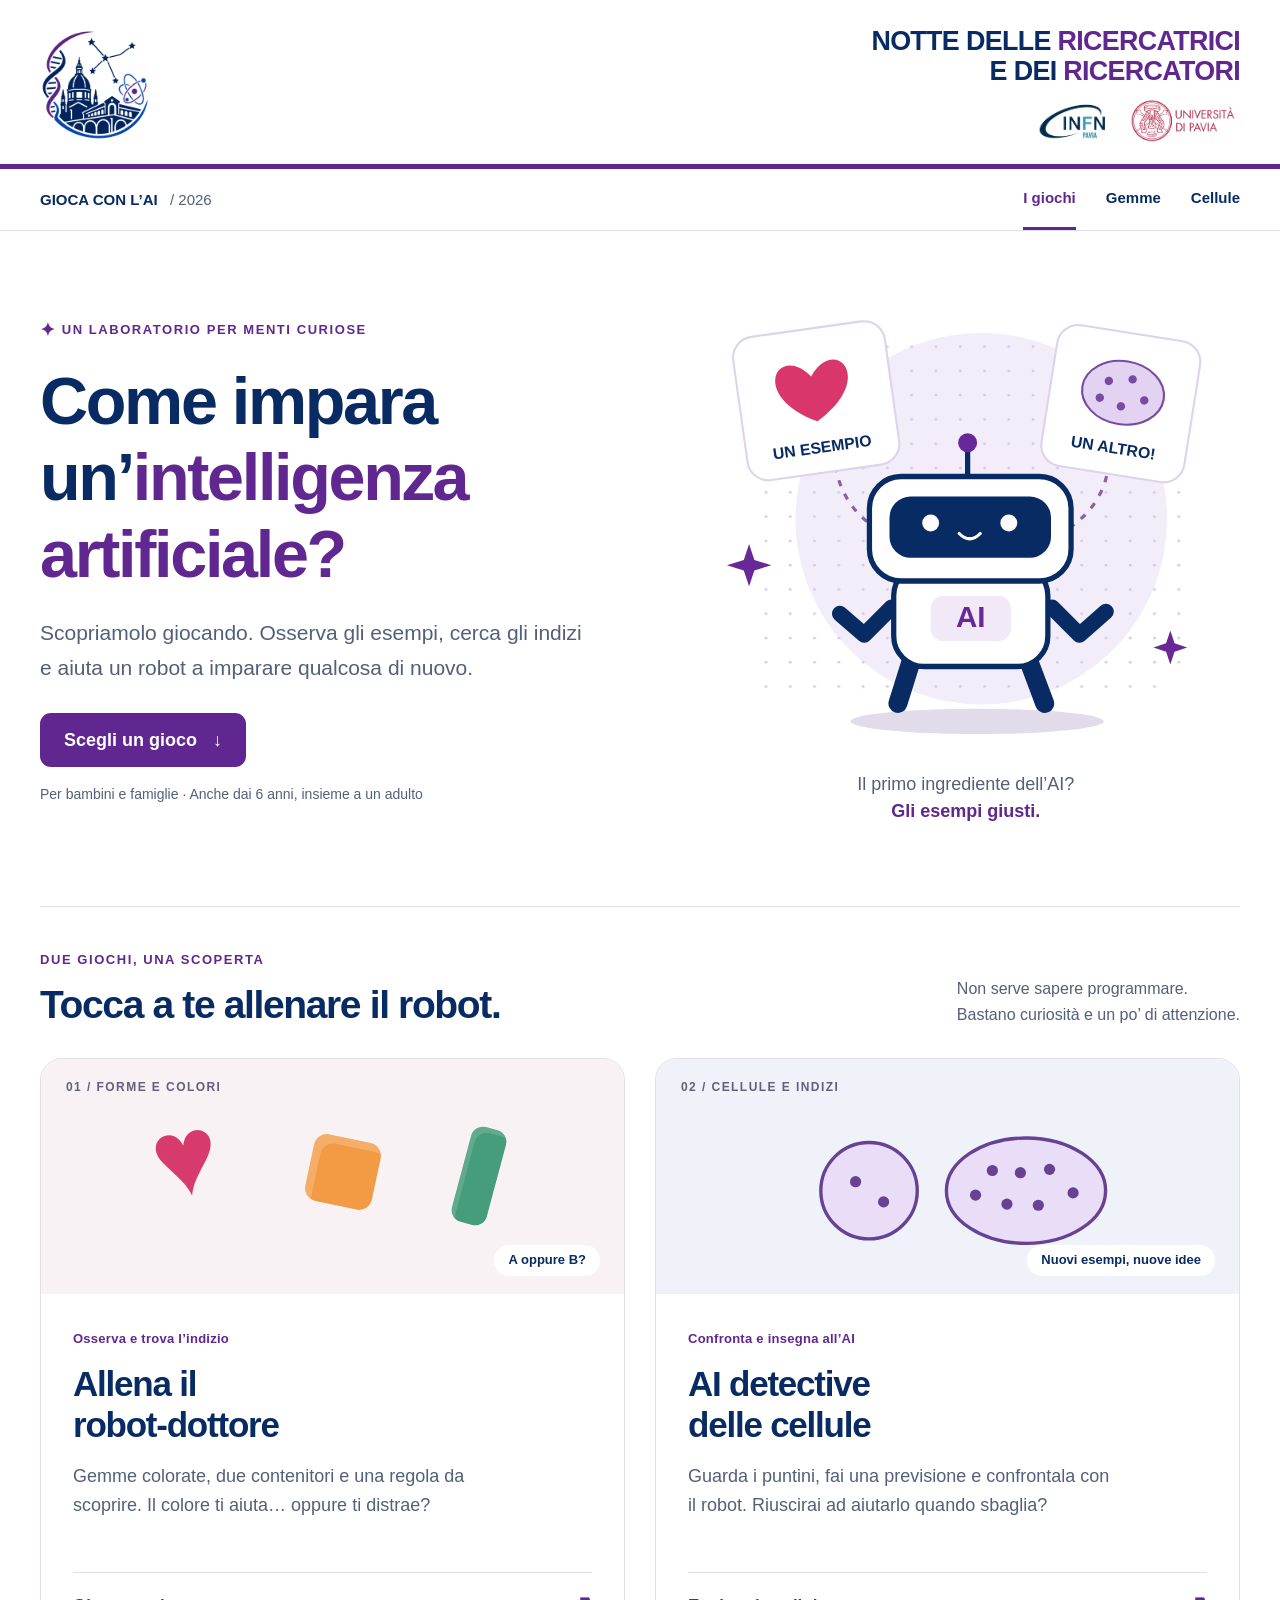
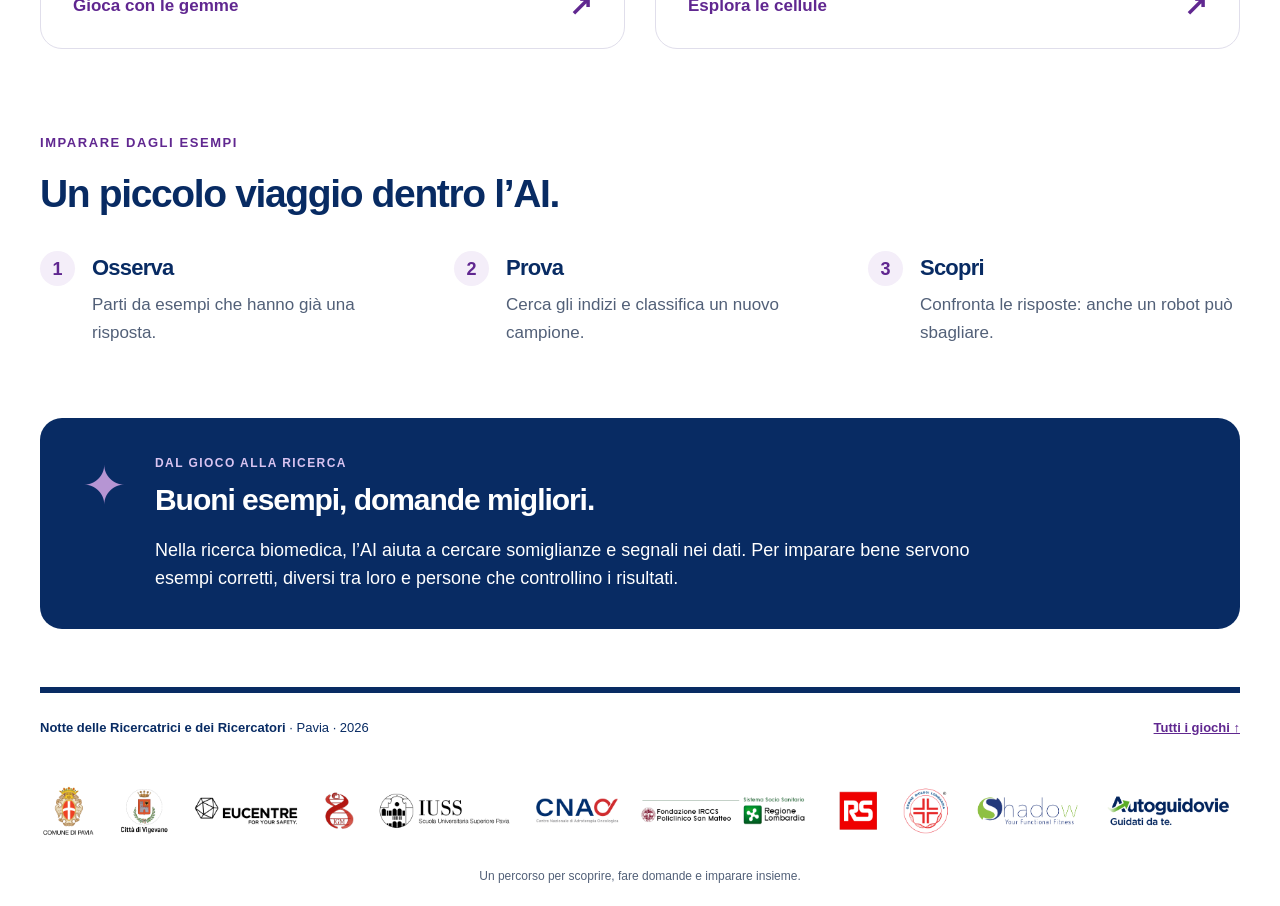
<file: index.html>
<!doctype html>
<html lang="it">
<head>
  <meta charset="utf-8">
  <meta name="viewport" content="width=device-width, initial-scale=1">
  <meta name="description" content="Giochi per bambini e famiglie: scopri come l’intelligenza artificiale impara dagli esempi. Notte delle Ricercatrici e dei Ricercatori.">
  <meta name="theme-color" content="#082b63">
  <title>Gioca con l’AI · Notte delle Ricercatrici e dei Ricercatori</title>
  <link rel="icon" href="assets/favicon.svg" type="image/svg+xml">
  <link rel="stylesheet" href="style.css">
  <script defer src="script.js"></script>
</head>
<body data-page="home" data-base="./">
  <a class="skip-link" href="#contenuto">Vai al contenuto</a>
  <div id="site-header"></div>
  <main id="contenuto" class="site-main">
    <section class="home-hero" aria-labelledby="hero-title">
      <div>
        <p class="eyebrow"><span class="small-star" aria-hidden="true">✦</span> Un laboratorio per menti curiose</p>
        <h1 id="hero-title">Come impara<br>un’<span class="purple-text">intelligenza<br class="desktop-break"> artificiale?</span></h1>
        <p class="hero-copy">Scopriamolo giocando. Osserva gli esempi, cerca gli indizi e aiuta un robot a imparare qualcosa di nuovo.</p>
        <a href="#giochi" class="button primary">Scegli un gioco <span aria-hidden="true">↓</span></a>
        <p class="hero-note">Per bambini e famiglie · Anche dai 6 anni, insieme a un adulto</p>
      </div>
      <div class="hero-art">
        <img src="assets/laboratorio.svg" alt="Un robot osserva una gemma a cuore e una cellula: gli esempi sono il suo punto di partenza." width="520" height="450">
        <p>Il primo ingrediente dell’AI?<br><strong>Gli esempi giusti.</strong></p>
      </div>
    </section>

    <section id="giochi" class="games-section" aria-labelledby="games-title">
      <div class="section-heading"><div><p class="eyebrow">Due giochi, una scoperta</p><h2 id="games-title">Tocca a te allenare il robot.</h2></div><p>Non serve sapere programmare.<br>Bastano curiosità e un po’ di attenzione.</p></div>
      <div class="game-links">
        <a class="game-link gems-link" href="robot-dottore/index.html">
          <div class="game-preview gem-preview" aria-hidden="true"><span class="preview-label">01 / FORME E COLORI</span><span class="preview-heart">♥</span><span class="preview-square"></span><span class="preview-bar"></span><span class="preview-badge">A oppure B?</span></div>
          <div class="game-description"><span class="tag">Osserva e trova l’indizio</span><h3>Allena il<br>robot-dottore</h3><p>Gemme colorate, due contenitori e una regola da scoprire. Il colore ti aiuta… oppure ti distrae?</p><span class="card-action">Gioca con le gemme <span aria-hidden="true">↗</span></span></div>
        </a>
        <a class="game-link cells-link" href="dna-terapia/index.html">
          <div class="game-preview cell-preview" aria-hidden="true"><span class="preview-label">02 / CELLULE E INDIZI</span><svg viewBox="0 0 400 165"><ellipse cx="130" cy="88" rx="43" ry="43" fill="#e9ddf7" stroke="#674194" stroke-width="3"/><circle cx="118" cy="80" r="5" fill="#674194"/><circle cx="143" cy="98" r="5" fill="#674194"/><ellipse cx="270" cy="88" rx="71" ry="47" fill="#e9ddf7" stroke="#674194" stroke-width="3"/><g fill="#674194"><circle cx="240" cy="70" r="5"/><circle cx="265" cy="72" r="5"/><circle cx="291" cy="69" r="5"/><circle cx="225" cy="92" r="5"/><circle cx="253" cy="100" r="5"/><circle cx="281" cy="101" r="5"/><circle cx="312" cy="90" r="5"/></g></svg><span class="preview-badge">Nuovi esempi, nuove idee</span></div>
          <div class="game-description"><span class="tag">Confronta e insegna all’AI</span><h3>AI detective<br>delle cellule</h3><p>Guarda i puntini, fai una previsione e confrontala con il robot. Riuscirai ad aiutarlo quando sbaglia?</p><span class="card-action">Esplora le cellule <span aria-hidden="true">↗</span></span></div>
        </a>
      </div>
    </section>

    <section class="learning-section" aria-labelledby="learning-title">
      <p class="eyebrow">Imparare dagli esempi</p><h2 id="learning-title">Un piccolo viaggio dentro l’AI.</h2>
      <ol class="learning-steps"><li><span>1</span><h3>Osserva</h3><p>Parti da esempi che hanno già una risposta.</p></li><li><span>2</span><h3>Prova</h3><p>Cerca gli indizi e classifica un nuovo campione.</p></li><li><span>3</span><h3>Scopri</h3><p>Confronta le risposte: anche un robot può sbagliare.</p></li></ol>
    </section>
    <aside class="science-box"><span class="science-symbol" aria-hidden="true">✦</span><div><p class="eyebrow">Dal gioco alla ricerca</p><h2>Buoni esempi, domande migliori.</h2><p>Nella ricerca biomedica, l’AI aiuta a cercare somiglianze e segnali nei dati. Per imparare bene servono esempi corretti, diversi tra loro e persone che controllino i risultati.</p></div></aside>
    <noscript><p class="notice">Per usare i giochi, attiva JavaScript nel browser.</p></noscript>
  </main>
  <div id="site-footer"></div>
</body>
</html>
</file>
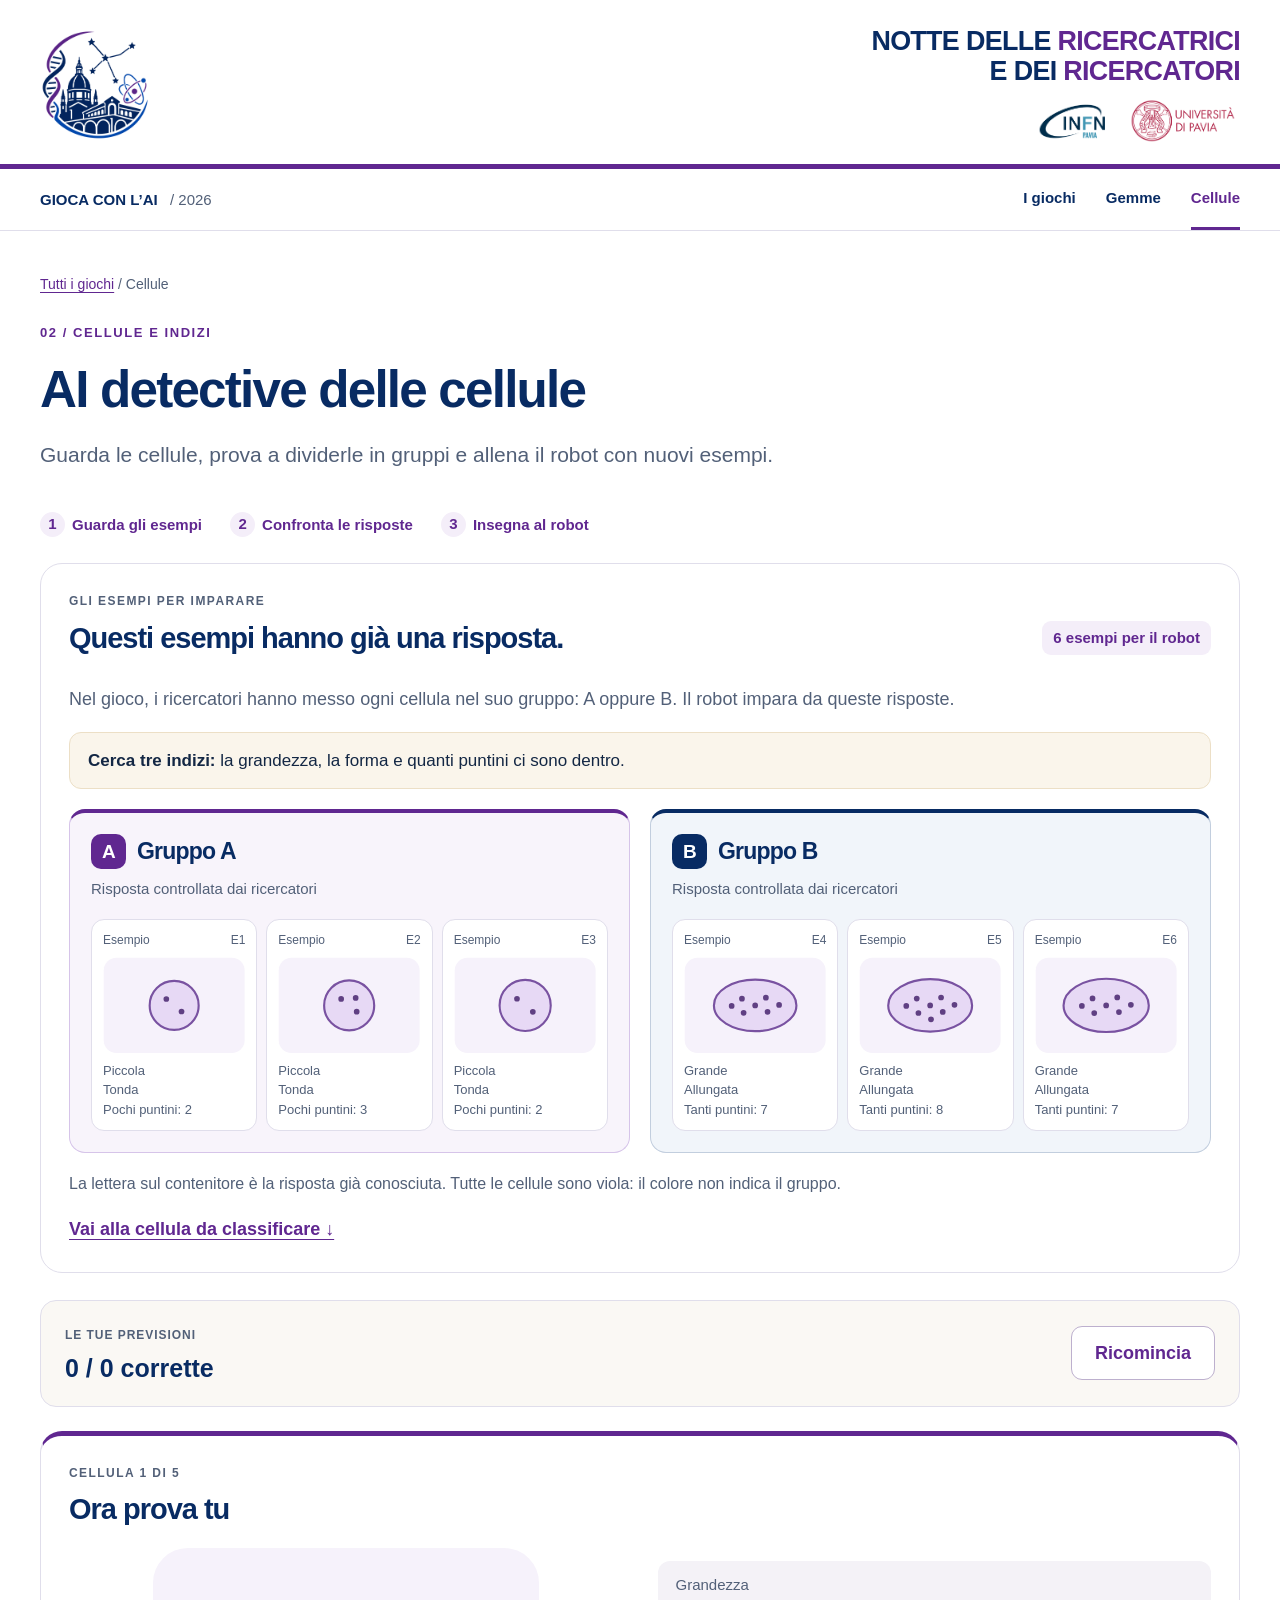
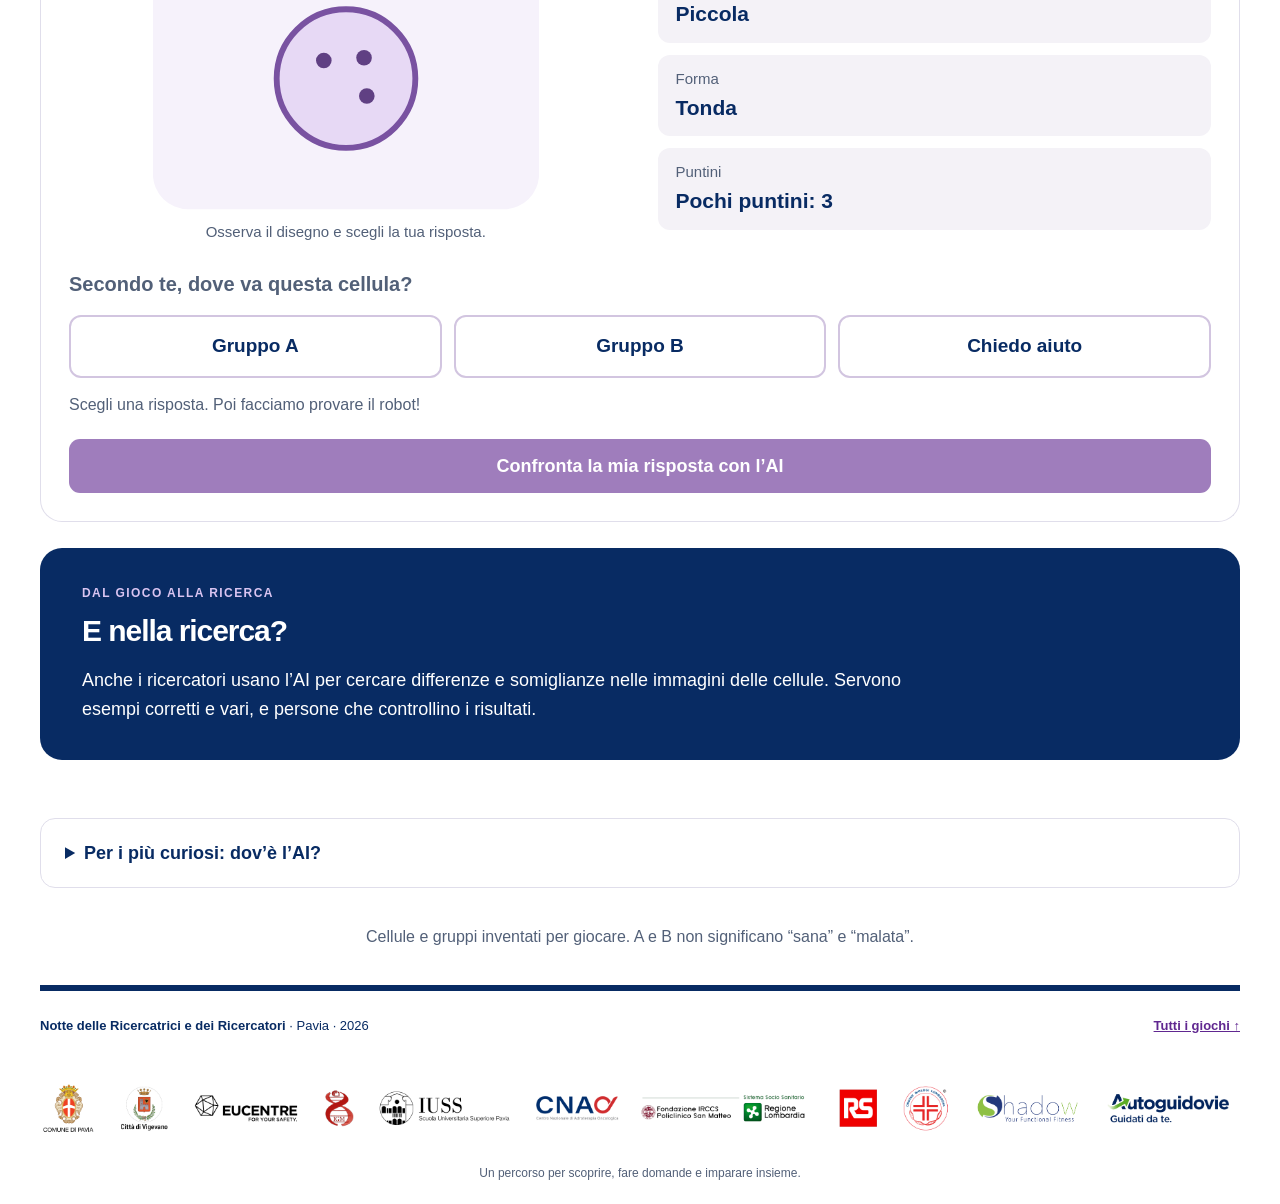
<file: dna-terapia/index.html>
<!doctype html>
<html lang="it">
<head>
  <meta charset="utf-8"><meta name="viewport" content="width=device-width, initial-scale=1"><meta name="theme-color" content="#082b63">
  <meta name="description" content="Osserva le cellule, confronta la tua risposta con il robot e insegnagli con nuovi esempi. Un vero piccolo algoritmo nel browser.">
  <title>AI detective delle cellule · Gioca con l’AI</title>
  <link rel="icon" href="../assets/favicon.svg" type="image/svg+xml"><link rel="stylesheet" href="../style.css">
  <script defer src="../script.js"></script><script defer src="../assets/games.js"></script><script defer src="../assets/game-ui.js"></script><script defer src="game.js"></script>
</head>
<body data-page="cellule" data-base="../">
  <a class="skip-link" href="#game">Vai alla cellula da classificare</a><div id="site-header"></div>
  <main id="contenuto" class="site-main">
    <header class="game-hero"><p class="breadcrumbs"><a href="../index.html">Tutti i giochi</a> <span aria-hidden="true">/</span> Cellule</p><p class="eyebrow">02 / Cellule e indizi</p><h1>AI detective delle cellule</h1><p>Guarda le cellule, prova a dividerle in gruppi e allena il robot con nuovi esempi.</p></header>
    <ol class="step-strip"><li><span>1</span>Guarda gli esempi</li><li><span>2</span>Confronta le risposte</li><li><span>3</span>Insegna al robot</li></ol>
    <section class="panel" aria-labelledby="training-title"><p class="section-number">Gli esempi per imparare</p><div class="section-heading"><h2 id="training-title">Questi esempi hanno già una risposta.</h2><span class="badge" id="training-count">6 esempi per il robot</span></div><p>Nel gioco, i ricercatori hanno messo ogni cellula nel suo gruppo: A oppure B. Il robot impara da queste risposte.</p><div class="features-note"><strong>Cerca tre indizi:</strong> la grandezza, la forma e quanti puntini ci sono dentro.</div><div id="training-groups" class="two-columns"></div><p class="small-note" style="margin-top:18px">La lettera sul contenitore è la risposta già conosciuta. Tutte le cellule sono viola: il colore non indica il gruppo.</p><a class="text-link" href="#game">Vai alla cellula da classificare ↓</a></section>
    <div class="score-toolbar"><div><span class="score-small">Le tue previsioni</span><strong class="score-number" id="cell-score" role="status" aria-live="polite">0 / 0 corrette</strong></div><button id="restart" class="button secondary" type="button">Ricomincia</button></div>
    <section id="game" class="panel game-panel" aria-label="Cellula da classificare"></section>
    <aside class="science-box"><div><p class="eyebrow">Dal gioco alla ricerca</p><h2>E nella ricerca?</h2><p>Anche i ricercatori usano l’AI per cercare differenze e somiglianze nelle immagini delle cellule. Servono esempi corretti e vari, e persone che controllino i risultati.</p></div></aside>
    <details class="curiosity"><summary>Per i più curiosi: dov’è l’AI?</summary><p>Il robot usa davvero un piccolo algoritmo di machine learning: confronta grandezza, forma e puntini con gli esempi etichettati. I tre esempi più vicini votano per un gruppo.</p><p>Aggiungendo esempi cambiano i confronti e può cambiare la previsione. Qui il programma conosce già le caratteristiche dei disegni: non le estrae dai pixel come farebbe un sistema di analisi delle immagini.</p><p>Tre voti uguali non garantiscono una risposta giusta. E aggiungere esempi non migliora sempre un modello: conta anche quali esempi scegliamo.</p></details>
    <p class="small-note" style="text-align:center;margin-bottom:35px">Cellule e gruppi inventati per giocare. A e B non significano “sana” e “malata”.</p>
    <noscript><p class="notice">Attiva JavaScript nel browser per vedere le cellule e giocare.</p></noscript>
  </main><div id="site-footer"></div>
</body>
</html>
</file>
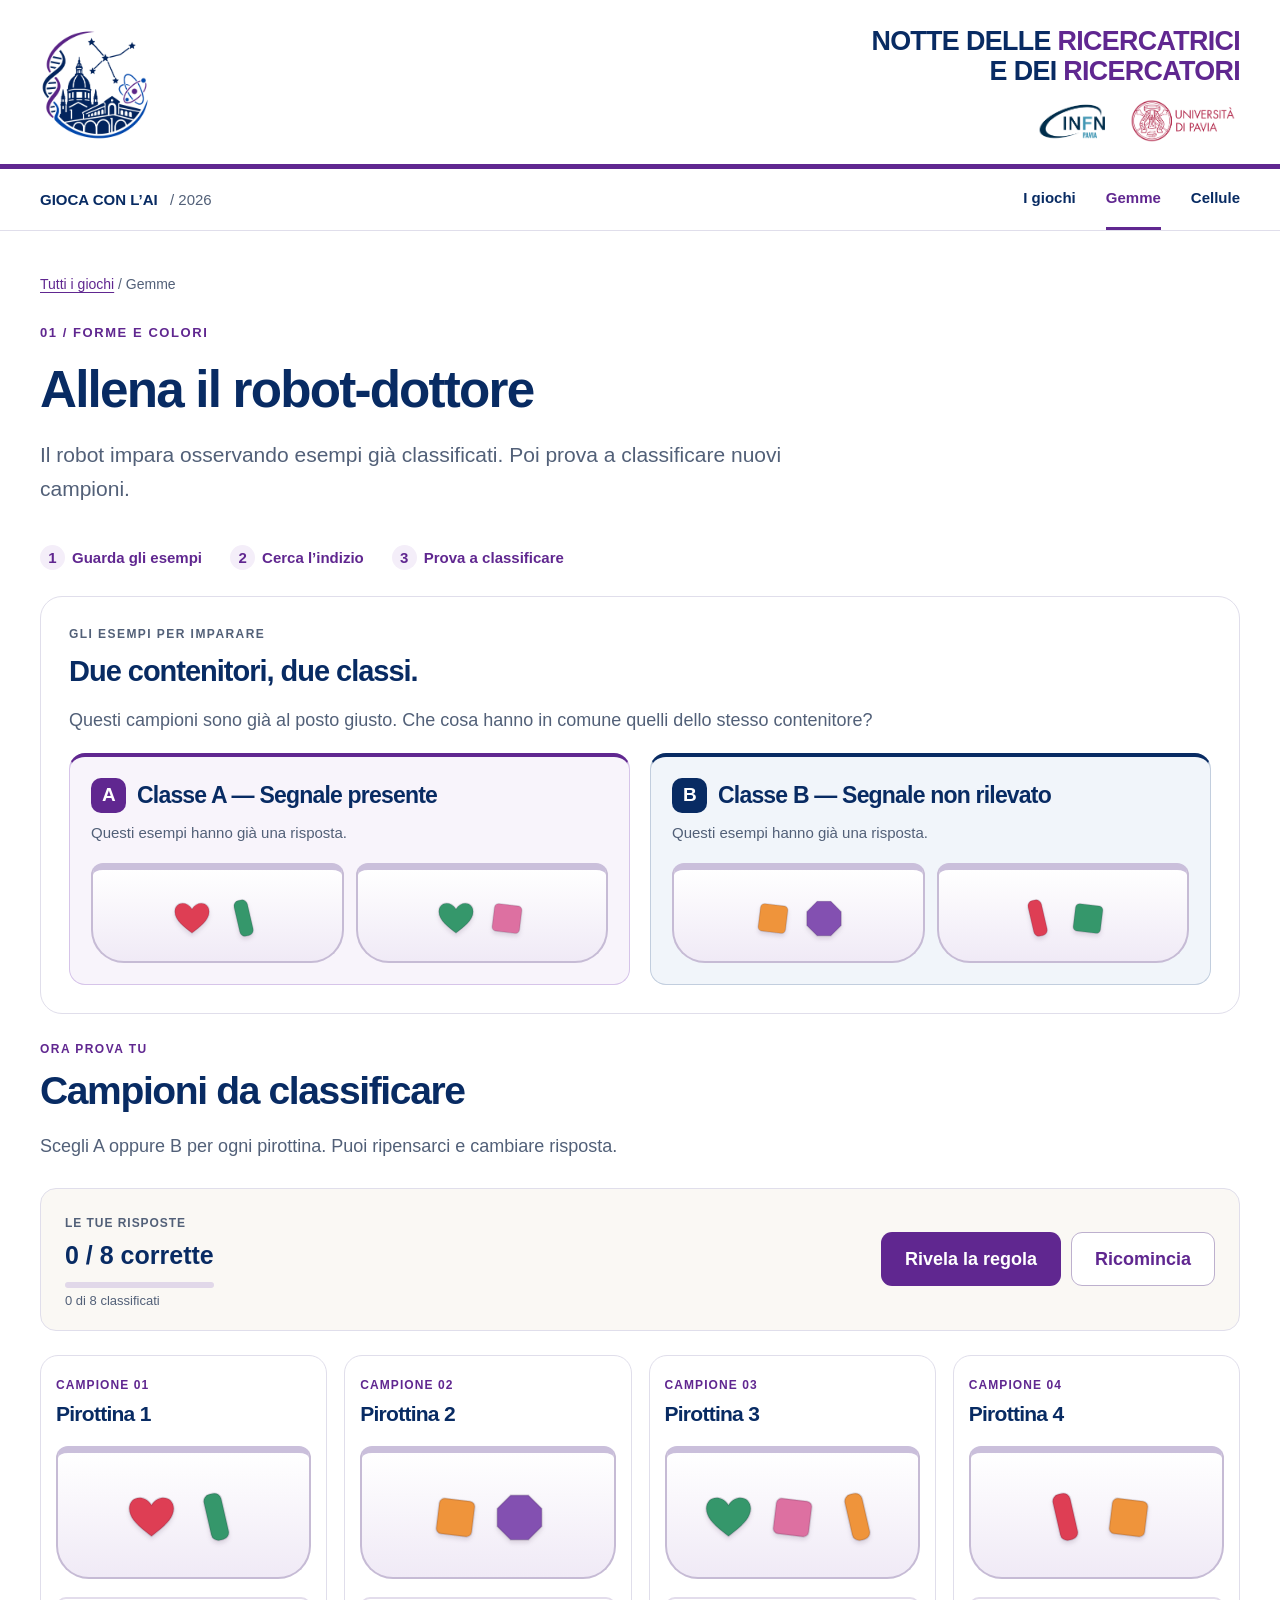
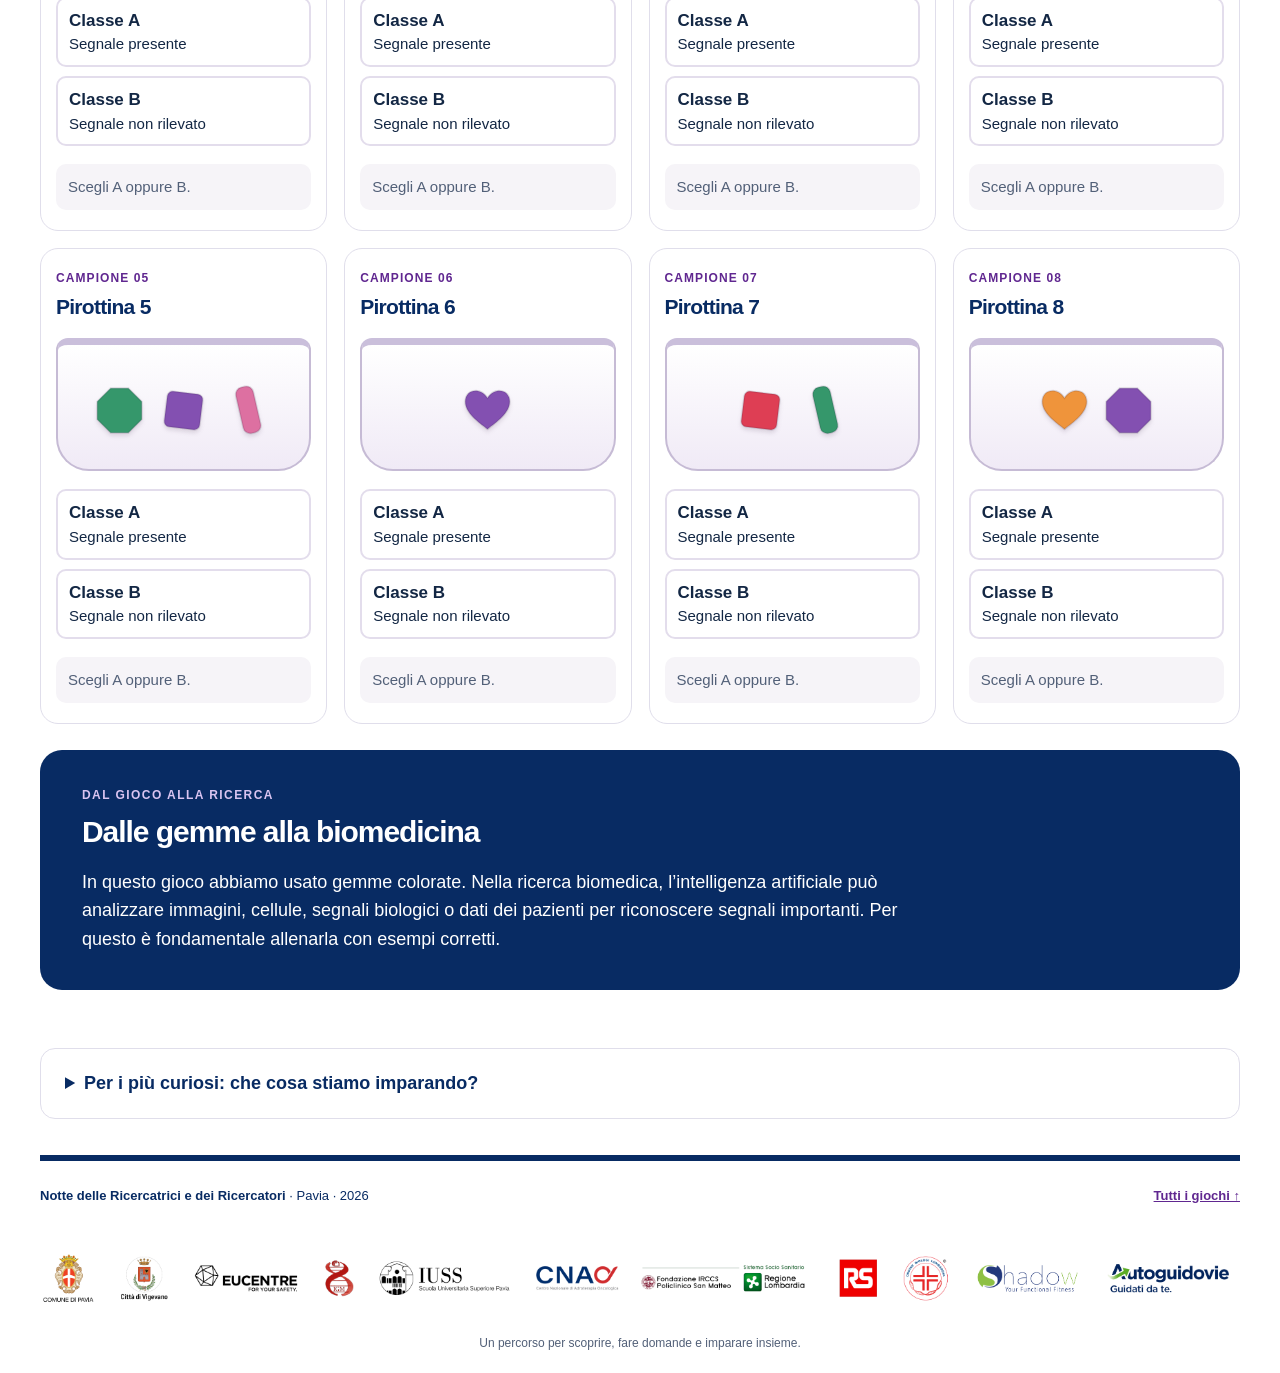
<file: robot-dottore/index.html>
<!doctype html>
<html lang="it">
<head>
  <meta charset="utf-8"><meta name="viewport" content="width=device-width, initial-scale=1"><meta name="theme-color" content="#082b63">
  <meta name="description" content="Allena il robot-dottore: osserva gli esempi con le gemme, cerca una regola e classifica otto campioni.">
  <title>Allena il robot-dottore · Gioca con l’AI</title>
  <link rel="icon" href="../assets/favicon.svg" type="image/svg+xml"><link rel="stylesheet" href="../style.css">
  <script defer src="../script.js"></script><script defer src="../assets/games.js"></script><script defer src="../assets/game-ui.js"></script><script defer src="game.js"></script>
</head>
<body data-page="gemme" data-base="../">
  <a class="skip-link" href="#contenuto">Vai al gioco</a><div id="site-header"></div>
  <main id="contenuto" class="site-main">
    <header class="game-hero"><p class="breadcrumbs"><a href="../index.html">Tutti i giochi</a> <span aria-hidden="true">/</span> Gemme</p><p class="eyebrow">01 / Forme e colori</p><h1>Allena il robot-dottore</h1><p>Il robot impara osservando esempi già classificati. Poi prova a classificare nuovi campioni.</p></header>
    <ol class="step-strip"><li><span>1</span>Guarda gli esempi</li><li><span>2</span>Cerca l’indizio</li><li><span>3</span>Prova a classificare</li></ol>
    <section class="panel" aria-labelledby="examples-title"><p class="section-number">Gli esempi per imparare</p><h2 id="examples-title">Due contenitori, due classi.</h2><p>Questi campioni sono già al posto giusto. Che cosa hanno in comune quelli dello stesso contenitore?</p><div id="references" class="two-columns"></div></section>
    <section aria-labelledby="samples-title"><p class="section-number">Ora prova tu</p><h2 id="samples-title">Campioni da classificare</h2><p class="muted">Scegli A oppure B per ogni pirottina. Puoi ripensarci e cambiare risposta.</p>
      <div class="score-toolbar"><div><span class="score-small">Le tue risposte</span><strong class="score-number" id="score" role="status" aria-live="polite">0 / 8 corrette</strong><div class="progress" role="progressbar" aria-label="Campioni classificati" aria-valuemin="0" aria-valuemax="8" aria-valuenow="0" id="progress"><span></span></div><p class="progress-note" id="progress-note">0 di 8 classificati</p></div><div class="toolbar-actions"><button class="button primary" id="reveal" type="button" aria-controls="rule" aria-expanded="false">Rivela la regola</button><button class="button secondary" id="restart" type="button">Ricomincia</button></div></div>
      <div id="rule" class="rule-card" hidden></div><div class="samples-grid" id="samples"></div><p id="complete" class="completion-note" role="status" hidden></p>
    </section>
    <aside class="science-box"><div><p class="eyebrow">Dal gioco alla ricerca</p><h2>Dalle gemme alla biomedicina</h2><p>In questo gioco abbiamo usato gemme colorate. Nella ricerca biomedica, l’intelligenza artificiale può analizzare immagini, cellule, segnali biologici o dati dei pazienti per riconoscere segnali importanti. Per questo è fondamentale allenarla con esempi corretti.</p></div></aside>
    <details class="curiosity"><summary>Per i più curiosi: che cosa stiamo imparando?</summary><p>Qui sei tu a cercare una regola partendo da esempi già classificati: è un gioco che rappresenta l’apprendimento supervisionato. La regola di questo quiz è fissata nel programma.</p><p>Nel gioco delle cellule puoi anche vedere un piccolo algoritmo all’opera e insegnargli qualcosa aggiungendo nuovi esempi.</p><a class="text-link" href="../dna-terapia/index.html">Prova AI detective delle cellule →</a></details>
    <noscript><p class="notice">Attiva JavaScript nel browser per vedere i campioni e giocare.</p></noscript>
  </main><div id="site-footer"></div>
</body>
</html>
</file>
<file: style.css>
:root{--navy:#082b63;--purple:#602790;--purple-deep:#4c1c76;--lavender:#f4eef9;--ink:#132744;--muted:#526078;--line:#e0deeb;--paper:#fff;--cream:#faf8f4;--green:#197351;--green-light:#edf7f1;--amber:#825312;--amber-light:#fff7e5;--radius:22px}
*{box-sizing:border-box}html{scroll-behavior:smooth;scroll-padding-top:24px}body{margin:0;background:var(--paper);color:var(--ink);font:18px/1.6 'Segoe UI',Arial,sans-serif}h1,h2,h3,h4,p{margin-top:0}h1,h2,h3,h4{color:var(--navy);line-height:1.15;letter-spacing:-.035em}h1{font-size:clamp(38px,5.2vw,68px);font-weight:800;margin-bottom:24px}h2{font-size:clamp(28px,3.2vw,39px);font-weight:750;margin-bottom:18px}h3{font-size:25px;font-weight:750}p{margin-bottom:18px}a{color:var(--purple)}img,svg{max-width:100%}button,input{font:inherit}button,a{-webkit-tap-highlight-color:transparent}button{cursor:pointer}a,button,summary{touch-action:manipulation}a:focus-visible,button:focus-visible,input:focus-visible,summary:focus-visible{outline:3px solid #c78116;outline-offset:5px}button:disabled{cursor:default;opacity:.6}[hidden]{display:none!important}.wrap,.site-main{width:min(1200px,calc(100% - 64px));margin-inline:auto}.skip-link{position:absolute;left:20px;top:-100px;background:white;padding:12px;z-index:100}.skip-link:focus{top:12px}.purple-text{color:var(--purple)}.eyebrow{text-transform:uppercase;letter-spacing:.12em;font-size:13px;font-weight:800;color:var(--purple);margin-bottom:18px}.small-star{font-size:18px;vertical-align:middle}.muted,.small-note{color:var(--muted)}.small-note{font-size:16px}.button{display:inline-flex;align-items:center;justify-content:center;gap:16px;min-height:54px;padding:13px 23px;border:1px solid transparent;border-radius:11px;font-weight:700;font-size:18px;text-decoration:none;line-height:1.35;transition:background .15s,transform .15s}.button:hover{transform:translateY(-2px)}.primary{background:var(--purple);color:white}.primary:hover{background:var(--purple-deep);color:white}.secondary{background:white;border-color:#bdb0ce;color:var(--purple)}.secondary:hover{background:var(--lavender)}.dark-button{background:var(--navy);color:white}.full-button{width:100%}.button:disabled:hover{transform:none}.actions{display:flex;flex-wrap:wrap;gap:12px;align-items:center;margin-top:22px}.text-link{display:inline-block;font-weight:700;text-underline-offset:4px}.site-header{background:white}.brand-row{padding-block:26px 21px;display:flex;align-items:center;justify-content:space-between;gap:24px}.event-logo{display:block;flex:0 0 114px}.event-logo img{display:block;width:114px;height:auto}.brand-copy{text-align:right}.event-title{font-size:clamp(18px,2.1vw,28px);font-weight:800;line-height:1.12;color:var(--navy);letter-spacing:-.025em;margin-bottom:12px}.event-title span{color:var(--purple)}.organizers{display:flex;align-items:center;justify-content:flex-end;gap:19px}.organizers img{object-fit:contain;max-height:45px;width:auto}.nav-rule{border-top:5px solid var(--purple);border-bottom:1px solid var(--line)}.nav-row{display:flex;justify-content:space-between;align-items:center;gap:24px;min-height:61px}.nav-row a{text-decoration:none;color:var(--navy);font-size:15px;font-weight:700}.nav-row>div{display:flex;gap:30px;align-items:center}.nav-row>div a{padding:17px 0;border-bottom:3px solid transparent}.nav-row>div a[aria-current=page]{border-color:var(--purple);color:var(--purple)}.nav-year{font-weight:400;color:var(--muted);margin-left:8px}.home-hero{display:grid;grid-template-columns:1.1fr 1fr;align-items:center;gap:48px;padding:65px 0 63px}.hero-copy{max-width:550px;font-size:21px;color:var(--muted);line-height:1.65;margin-bottom:27px}.hero-note{font-size:14px;color:var(--muted);margin-top:16px;max-width:430px}.hero-art{align-self:center;text-align:center}.hero-art>img{width:100%;height:auto;display:block}.hero-art>p{font-size:18px;color:var(--muted);line-height:1.5}.hero-art strong{color:var(--purple)}.games-section{padding:43px 0 52px;border-top:1px solid var(--line)}.section-heading{display:flex;justify-content:space-between;align-items:flex-end;gap:30px;margin-bottom:30px}.section-heading h2{margin-bottom:0;max-width:640px}.section-heading>p{font-size:16px;color:var(--muted);margin:0;flex-shrink:0}.section-heading .eyebrow{margin-bottom:12px}.game-links{display:grid;grid-template-columns:1fr 1fr;gap:30px}.game-link{border:1px solid var(--line);border-radius:var(--radius);overflow:hidden;text-decoration:none;background:white;color:var(--ink);transition:box-shadow .2s,transform .2s}.game-link:hover{transform:translateY(-4px);box-shadow:0 14px 30px #082b6310}.game-preview{height:235px;position:relative;overflow:hidden;background:var(--lavender)}.gem-preview{background:#f8f2f4}.cell-preview{background:#eff3f9}.preview-label{position:absolute;top:19px;left:25px;font-size:12px;font-weight:800;letter-spacing:.12em;color:#62607a}.preview-heart{position:absolute;left:19%;top:42px;font-size:112px;line-height:1;color:#d73b6b;transform:rotate(-10deg)}.preview-square{position:absolute;top:79px;left:46%;width:68px;height:68px;border-radius:13px;background:#f29a44;transform:rotate(12deg);box-shadow:inset 8px 8px #ffffff30}.preview-bar{position:absolute;top:68px;left:72%;height:98px;width:36px;border-radius:12px;background:#459d7b;transform:rotate(15deg);box-shadow:inset 5px 5px #ffffff25}.preview-badge{position:absolute;bottom:18px;right:24px;background:white;color:var(--navy);border-radius:30px;padding:5px 14px;font-size:13px;font-weight:700}.cell-preview svg{display:block;width:88%;height:185px;margin:33px auto 0}.game-description{padding:29px 32px 28px}.tag{display:inline-block;font-size:13px;font-weight:700;letter-spacing:.02em;color:var(--purple);margin-bottom:15px}.game-description h3{font-size:35px;margin-bottom:17px}.game-description>p{color:var(--muted);font-size:18px;max-width:430px;line-height:1.6;min-height:86px}.card-action{display:flex;justify-content:space-between;align-items:center;font-size:17px;font-weight:750;color:var(--purple);border-top:1px solid var(--line);padding-top:19px;margin-top:24px}.card-action>span{font-size:28px;line-height:1}.learning-section{padding:32px 0 52px}.learning-steps{display:grid;grid-template-columns:repeat(3,1fr);gap:42px;padding:0;list-style:none;margin:35px 0 0}.learning-steps li{padding-left:52px;position:relative}.learning-steps li>span{position:absolute;left:0;top:0;display:grid;place-items:center;width:35px;height:35px;border-radius:50%;background:var(--lavender);color:var(--purple);font-weight:750}.learning-steps h3{font-size:22px;line-height:1.5;margin:0 0 7px}.learning-steps p{font-size:17px;color:var(--muted);margin:0}.science-box{display:flex;align-items:flex-start;gap:29px;background:var(--navy);color:white;padding:36px 42px;border-radius:var(--radius);margin:20px 0 58px}.science-box h2{color:white;font-size:30px}.science-box p:last-child{margin-bottom:0;max-width:850px}.science-box .eyebrow{color:#d9c4f1;font-size:12px;margin-bottom:10px}.science-symbol{color:#b695d3;font-size:53px;line-height:1.2}.site-footer{border-top:6px solid var(--navy);padding:25px 0 20px}.footer-top{display:flex;justify-content:space-between;gap:20px;font-size:13px;color:var(--navy);font-weight:650}.footer-top a{white-space:nowrap}.footer-top span{font-weight:400}.partners{display:grid;grid-template-columns:770fr 908fr 722fr 1009fr;gap:8px;align-items:center;margin:18px 0}.partners img{display:block;width:100%;height:auto}.footer-note{font-size:12px;color:var(--muted);text-align:center;margin:24px 0 0}.game-hero{padding:42px 0 22px}.breadcrumbs{font-size:14px;margin-bottom:27px;color:var(--muted)}.breadcrumbs a{text-underline-offset:3px}.game-hero h1{font-size:clamp(36px,4vw,54px);max-width:900px;margin-bottom:18px}.game-hero>p:last-child{font-size:21px;color:var(--muted);max-width:780px}.step-strip{display:flex;gap:28px;flex-wrap:wrap;list-style:none;padding:0 0 26px;margin:0;color:var(--purple);font-size:15px;font-weight:700}.step-strip span{display:inline-grid;place-items:center;background:var(--lavender);height:25px;width:25px;border-radius:50%;margin-right:7px}.panel{border:1px solid var(--line);border-radius:var(--radius);padding:28px;background:white;margin:0 0 26px}.panel h2{font-size:29px}.panel>p{max-width:940px;color:var(--muted)}.section-number{font-size:12px;color:var(--purple);letter-spacing:.12em;text-transform:uppercase;font-weight:800;margin-bottom:10px}.two-columns{display:grid;grid-template-columns:repeat(2,minmax(0,1fr));gap:20px}.group-bin{min-width:0;border:1px solid #d6c4e9;border-top:4px solid var(--purple);border-radius:16px;padding:21px;background:#f8f4fb}.group-b{border-color:#c2cede;border-top-color:var(--navy);background:#f1f5fa}.group-bin h3{font-size:23px;margin-bottom:8px}.group-bin>p{font-size:15px;color:var(--muted)}.group-label{display:inline-flex;align-items:center;gap:11px}.letter{display:inline-grid;place-items:center;background:var(--purple);color:white;width:35px;height:35px;border-radius:10px;font-size:19px;font-weight:800}.group-b .letter{background:var(--navy)}.reference-examples{display:grid;grid-template-columns:repeat(2,minmax(0,1fr));gap:12px}.cup{position:relative;min-height:133px;display:flex;gap:7px;align-items:center;justify-content:center;border:2px solid #c6bbd5;border-top:7px solid #cabfdb;background:linear-gradient(180deg,#fff,#f0eaf6);border-radius:12px 12px 33px 33px;padding:22px 11px 16px}.cup.compact{min-height:100px;padding:15px 8px 9px}.gem-svg{display:block;width:57px;height:65px;flex:0 1 57px;min-width:0;filter:drop-shadow(0 3px 2px #432b4826)}.compact .gem-svg{width:44px;height:49px;flex-basis:44px}.score-toolbar{display:flex;justify-content:space-between;gap:24px;align-items:center;background:var(--cream);border:1px solid var(--line);border-radius:16px;padding:18px 24px;margin:27px 0 24px}.score-small{font-size:12px;color:var(--muted);font-weight:750;text-transform:uppercase;letter-spacing:.08em}.score-number{font-size:25px;font-weight:800;color:var(--navy);display:block}.toolbar-actions{display:flex;gap:10px;flex-wrap:wrap}.progress{height:6px;background:#e1d8e9;border-radius:9px;overflow:hidden;max-width:300px;margin-top:7px}.progress>span{display:block;height:100%;background:var(--purple);width:0;transition:width .2s}.progress-note{font-size:13px;color:var(--muted);margin:3px 0 0}.samples-grid{display:grid;grid-template-columns:repeat(4,minmax(0,1fr));gap:17px;margin-bottom:26px}.sample-card{min-width:0;border:1px solid var(--line);border-radius:18px;padding:20px 15px;display:flex;flex-direction:column;background:white}.sample-index{font-size:12px;color:var(--purple);font-weight:800;letter-spacing:.09em}.sample-card h3{font-size:21px;margin:7px 0 19px}.sample-options{border:0;margin:18px 0 0;padding:0;min-width:0}.sample-option{display:block;margin-bottom:9px;position:relative}.sample-option input{position:absolute;opacity:0;width:1px;height:1px}.sample-option>span{display:block;border:2px solid #e3ddec;border-radius:10px;padding:10px 11px;font-size:15px;color:var(--ink);line-height:1.45;cursor:pointer}.sample-option strong{display:block;font-size:17px}.sample-option input:checked+span{border-color:var(--purple);background:var(--lavender)}.sample-option input:focus-visible+span{outline:3px solid #c78116;outline-offset:3px}.feedback{font-size:15px;line-height:1.45;border-radius:10px;padding:12px;margin-top:9px}.feedback.pending{color:var(--muted);background:#f6f4f8}.feedback.correct{background:var(--green-light);color:var(--green)}.feedback.review{background:var(--amber-light);color:var(--amber)}.rule-card{padding:24px 28px;border:2px solid #dcb75f;border-radius:18px;background:#fff8e6;margin-bottom:32px}.rule-card h3{font-size:26px;margin-bottom:14px}.rule-card p:last-child{margin-bottom:0}.badge{display:inline-block;font-size:15px;padding:5px 11px;border-radius:9px;background:var(--lavender);color:var(--purple);font-weight:750}.badge.b{background:#e6eefb;color:var(--navy)}.example-grid{display:grid;grid-template-columns:repeat(3,minmax(0,1fr));gap:9px}.cell-card{padding:11px;border:1px solid var(--line);border-radius:13px;background:white;min-width:0}.cell-card-top{display:flex;justify-content:space-between;gap:4px;align-items:center;flex-wrap:wrap;margin-bottom:7px;font-size:12px;color:var(--muted)}.cell-svg{display:block;width:100%;height:auto}.cell-card p{font-size:13px;line-height:1.5;margin:7px 0 0;color:var(--muted)}.cell-card p>span{display:block}.features-note{background:#faf5eb;border:1px solid #ecdfc6;padding:14px 18px;border-radius:12px;font-size:17px;margin-bottom:20px}.game-panel{border-top:5px solid var(--purple);scroll-margin-top:24px}.cell-layout{display:grid;grid-template-columns:1fr 1fr;gap:35px;align-items:center;margin:20px 0 24px}.cell-figure{margin:0;max-width:390px;width:100%;justify-self:center}.cell-figure figcaption{font-size:15px;color:var(--muted);text-align:center;margin-top:9px}.clues{list-style:none;padding:0;display:grid;gap:12px;margin:0}.clues li{padding:12px 18px;border-radius:12px;background:#f4f2f7}.clues span{font-size:15px;color:var(--muted);display:block}.clues strong{font-size:21px;color:var(--navy)}.choice-grid{display:grid;grid-template-columns:repeat(3,minmax(0,1fr));gap:12px}.choice-button{border:2px solid #d2c5e0;background:white;min-height:60px;border-radius:12px;padding:14px;font-size:19px;color:var(--navy);font-weight:700}.choice-button[aria-pressed=true]{border-color:var(--purple);background:var(--lavender);box-shadow:inset 0 0 0 1px var(--purple)}.choice-button:hover{background:var(--lavender)}.choice-title{font-size:20px;font-weight:700;color:var(--navy);margin-bottom:15px}.outcomes{display:grid;grid-template-columns:1fr 1fr;gap:16px;margin:20px 0}.outcome{padding:21px;border:2px solid var(--line);border-radius:14px;min-width:0}.outcome h4{font-size:17px;letter-spacing:0;margin-bottom:12px}.outcome strong{display:block;font-size:21px;color:var(--navy)}.outcome p{font-size:16px;margin:9px 0 0}.outcome.correct{background:var(--green-light);border-color:#b1d2be}.outcome.review{background:var(--amber-light);border-color:#e7cd93}.outcome.neutral{background:#f2f4f8;border-color:#c9d1df}.answer-heading{font-size:25px;margin-top:20px}.result-section{padding:24px;border:1px solid #d7c8e6;border-radius:16px;background:#f8f4fc;margin-top:24px}.result-section h3{font-size:24px}.neighbors{display:grid;grid-template-columns:repeat(3,minmax(0,1fr));gap:14px}.neighbors .cell-card p{font-size:15px}.neighbors .cell-card-top{font-size:14px}.warning{background:var(--amber-light);border-left:4px solid #c99834;padding:13px 17px;font-size:17px;border-radius:5px;margin-top:18px}.training-action{padding:25px;background:#fff8e7;border:1px solid #e9d49d;border-radius:16px;margin-top:23px}.training-action h3{font-size:24px}.training-action p{font-size:18px}.comparison{display:flex;flex-wrap:wrap;gap:14px;align-items:center;font-weight:700;margin-top:18px}.curiosity{margin-bottom:36px;border:1px solid var(--line);border-radius:15px;padding:20px 24px}.curiosity summary,details summary{cursor:pointer;font-weight:700;color:var(--navy);font-size:18px}.curiosity p{margin-top:15px;font-size:17px;color:var(--muted)}details .example-grid{margin-top:15px}.notice{padding:20px;background:var(--amber-light);border-radius:12px}.summary-panel{text-align:center;background:var(--lavender);padding:40px 25px}.summary-panel .summary-star{font-size:55px;color:var(--purple)}.summary-panel>p{margin-inline:auto}.summary-panel .score-number{font-size:48px;margin:17px 0}.visually-hidden{position:absolute;width:1px;height:1px;padding:0;margin:-1px;overflow:hidden;clip:rect(0,0,0,0);white-space:nowrap;border:0}.completion-note{margin-bottom:24px;padding:19px 24px;background:var(--green-light);border-radius:13px;color:var(--green)}
@media(max-width:1000px){.home-hero{gap:22px;padding-block:47px}.section-heading{align-items:flex-start;flex-direction:column;gap:18px}.section-heading>p br{display:none}.samples-grid{grid-template-columns:repeat(2,minmax(0,1fr))}.example-grid{grid-template-columns:repeat(2,minmax(0,1fr))}.game-description{padding:25px}.two-columns{gap:14px}.group-bin{padding:16px}.game-description>p{min-height:116px}}
@media(max-width:700px){body{font-size:18px}.wrap,.site-main{width:calc(100% - 36px)}.brand-row{padding-block:18px 16px;gap:12px}.event-logo{flex-basis:78px}.event-logo img{width:78px}.event-title{font-size:16px;line-height:1.2;margin-bottom:8px}.organizers{gap:11px}.organizers img{max-height:30px;max-width:107px}.nav-row{gap:9px;flex-wrap:wrap;padding-block:9px;min-height:50px}.nav-row .nav-brand{font-size:12px}.nav-year{display:none}.nav-row>div{gap:16px}.nav-row>div a{font-size:14px;padding:9px 0}.home-hero{grid-template-columns:1fr;gap:4px;padding-top:37px;padding-bottom:26px}.home-hero h1{font-size:43px}.desktop-break{display:none}.hero-copy{font-size:20px}.hero-note{font-size:14px;max-width:310px}.hero-art{max-width:380px;width:100%;margin:0 auto}.hero-art>img{max-height:330px}.hero-art>p{font-size:16px;margin-bottom:0}.game-links,.two-columns{grid-template-columns:1fr}.games-section{padding-top:30px}.section-heading>p{font-size:17px}.game-preview{height:217px}.game-description{padding:24px}.game-description h3{font-size:32px}.game-description h3 br{display:none}.game-description>p{min-height:0}.learning-steps{grid-template-columns:1fr;gap:25px}.learning-section{padding-top:16px}.learning-steps p{font-size:18px}.science-box{padding:28px 23px;gap:0}.science-symbol{display:none}.science-box h2{font-size:27px}.footer-top{flex-direction:column;gap:2px}.footer-top p{margin-bottom:8px}.partners{grid-template-columns:1fr 1fr;gap:12px}.partners img{width:100%;height:52px;object-fit:contain}.game-hero{padding-top:25px}.game-hero h1{font-size:38px}.breadcrumbs{margin-bottom:24px}.game-hero>p:last-child{font-size:20px}.step-strip{gap:12px;font-size:13px}.panel{padding:21px 17px}.panel h2{font-size:27px}.reference-examples{gap:10px}.score-toolbar{align-items:flex-start;flex-direction:column;padding:18px;gap:14px}.toolbar-actions{width:100%}.toolbar-actions .button{flex:1;padding:12px 14px;font-size:16px}.samples-grid{grid-template-columns:1fr;gap:17px}.sample-card{padding:21px}.sample-card .cup{min-height:147px}.sample-card .gem-svg{width:65px;flex-basis:65px;height:77px}.sample-options{display:grid;grid-template-columns:1fr 1fr;gap:10px}.sample-option>span{min-height:86px;font-size:15px;padding:10px 8px}.sample-card h3{font-size:24px}.feedback{font-size:17px}.cell-layout{grid-template-columns:1fr;gap:20px}.cell-figure{max-width:330px}.choice-grid{grid-template-columns:1fr}.choice-button{min-height:55px}.outcomes{grid-template-columns:1fr}.neighbors{grid-template-columns:1fr}.neighbors .cell-card{display:grid;grid-template-columns:1fr 1fr;align-items:center;column-gap:15px}.neighbors .cell-card-top{grid-column:1/-1}.neighbors .cell-svg{max-width:180px}.neighbors .cell-card p{margin-top:0}.result-section,.training-action{padding:18px 15px}.button{font-size:18px}.group-bin h3{font-size:22px}.curiosity{padding:18px}.score-number{font-size:25px}.actions .button{flex:1}.example-grid .cell-card p{font-size:14px}}
@media(max-width:365px){.wrap,.site-main{width:calc(100% - 26px)}.event-title{font-size:14px}.event-logo{flex-basis:66px}.nav-row>div{gap:13px}.home-hero h1{font-size:38px}.nav-row .nav-brand{font-size:11px}.reference-examples{grid-template-columns:1fr}.organizers img{max-height:27px}.sample-options{grid-template-columns:1fr}.sample-option>span{min-height:60px}.game-description h3{font-size:29px}}
@media(prefers-reduced-motion:reduce){html{scroll-behavior:auto}*,*::before,*::after{transition:none!important;animation:none!important}}
/* Jump straight to each activity, including on long phone-sized pages. */
html{scroll-behavior:auto}
</file>
